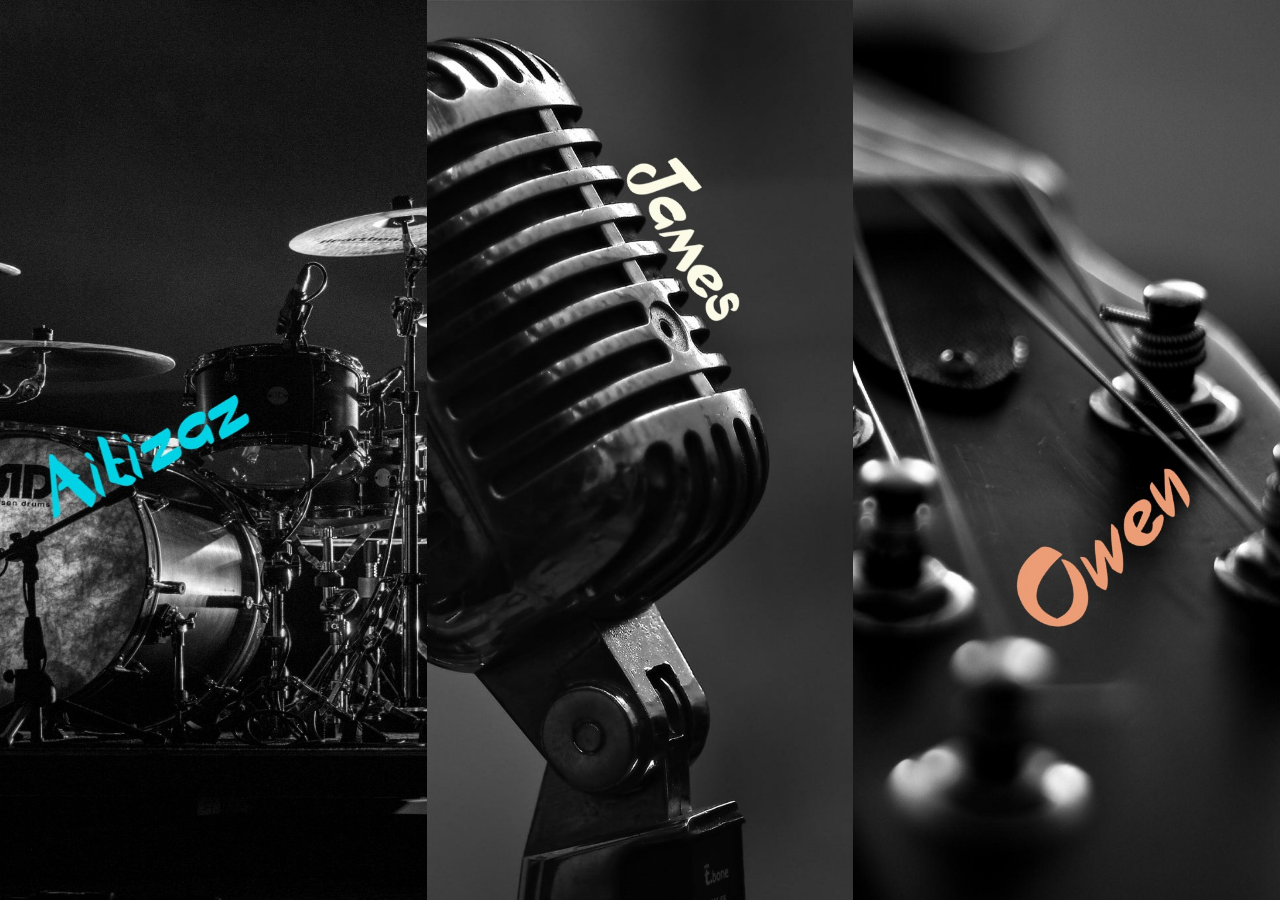
<file: index.html>
<!DOCTYPE html>
<html lang="en">

<head>
    <meta charset="UTF-8">
    <meta http-equiv="X-UA-Compatible" content="IE=edge">
    <meta name="viewport" content="width=device-width, initial-scale=1.0">
    <title>Manchester Boyband</title>
    <link rel="stylesheet" href="css/style.css">
    <meta name="description" content="Manchester Boyband big W">
</head>

<body>
    <div class="columns">
        <div class="column">
            <a href="pages/Aitizaz.html">
                <img src="img/Aitizazdrums.jpg" alt="Aitizaz's Page">
            </a>
        </div>
        <div class="column">
            <a href="pages/James.html">
                <img src="img/JamesMic.jpg" alt="James's Page">
            </a>
        </div>
        <div class="column">
            <a href="pages/Owen.html">
                <img src="img/Owenguitar.jpg" alt="Owen's Page">
            </a>
        </div>
    </div>
</body>

</html>
</file>
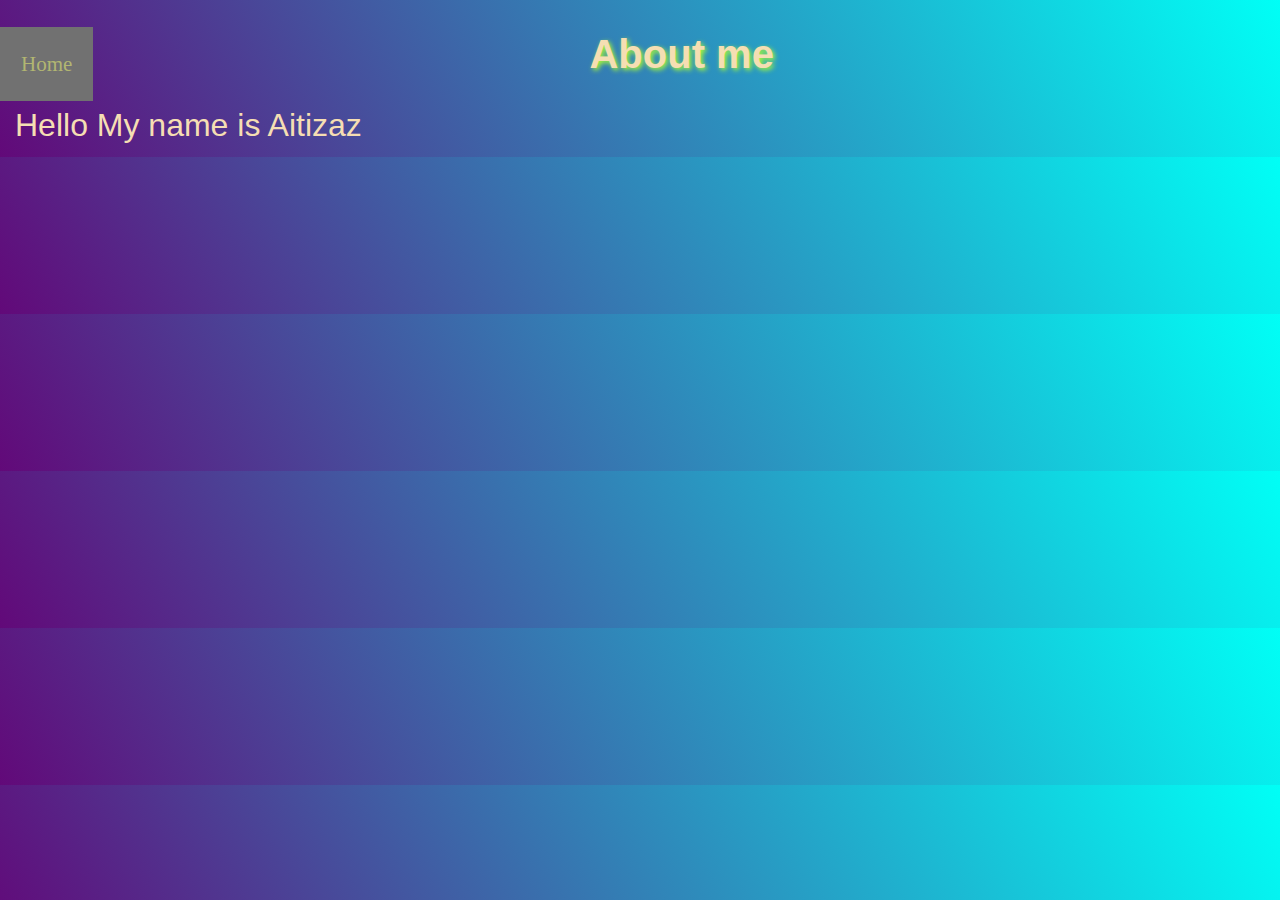
<file: Aitizaz.html>
<!DOCTYPE html>
<html lang="en">

<head>
  <meta charset="UTF-8">
  <meta http-equiv="X-UA-Compatible" content="IE=edge">
  <meta name="viewport" content="width=device-width, initial-scale=1.0">
  <title>Aitizaz Ansar The Drummer</title>
  <link rel="stylesheet" href="css/style.css">
  <link rel="stylesheet" href="css/Aitizaz_Style.css">
  <meta name="Everything that you need to know about Aitizaz is all here!!!" content="Manchester Boyband big W">
</head>

<!-- simple nav to bring you back to the homescreen -->

<body>

  <div class="topnav" id="myTopnav">
    <a href="index.html" class="active">Home</a>
  </div>

  <h1>About me</h1>
  <p>Hello My name is Aitizaz</p>







</body>

</html>
</file>
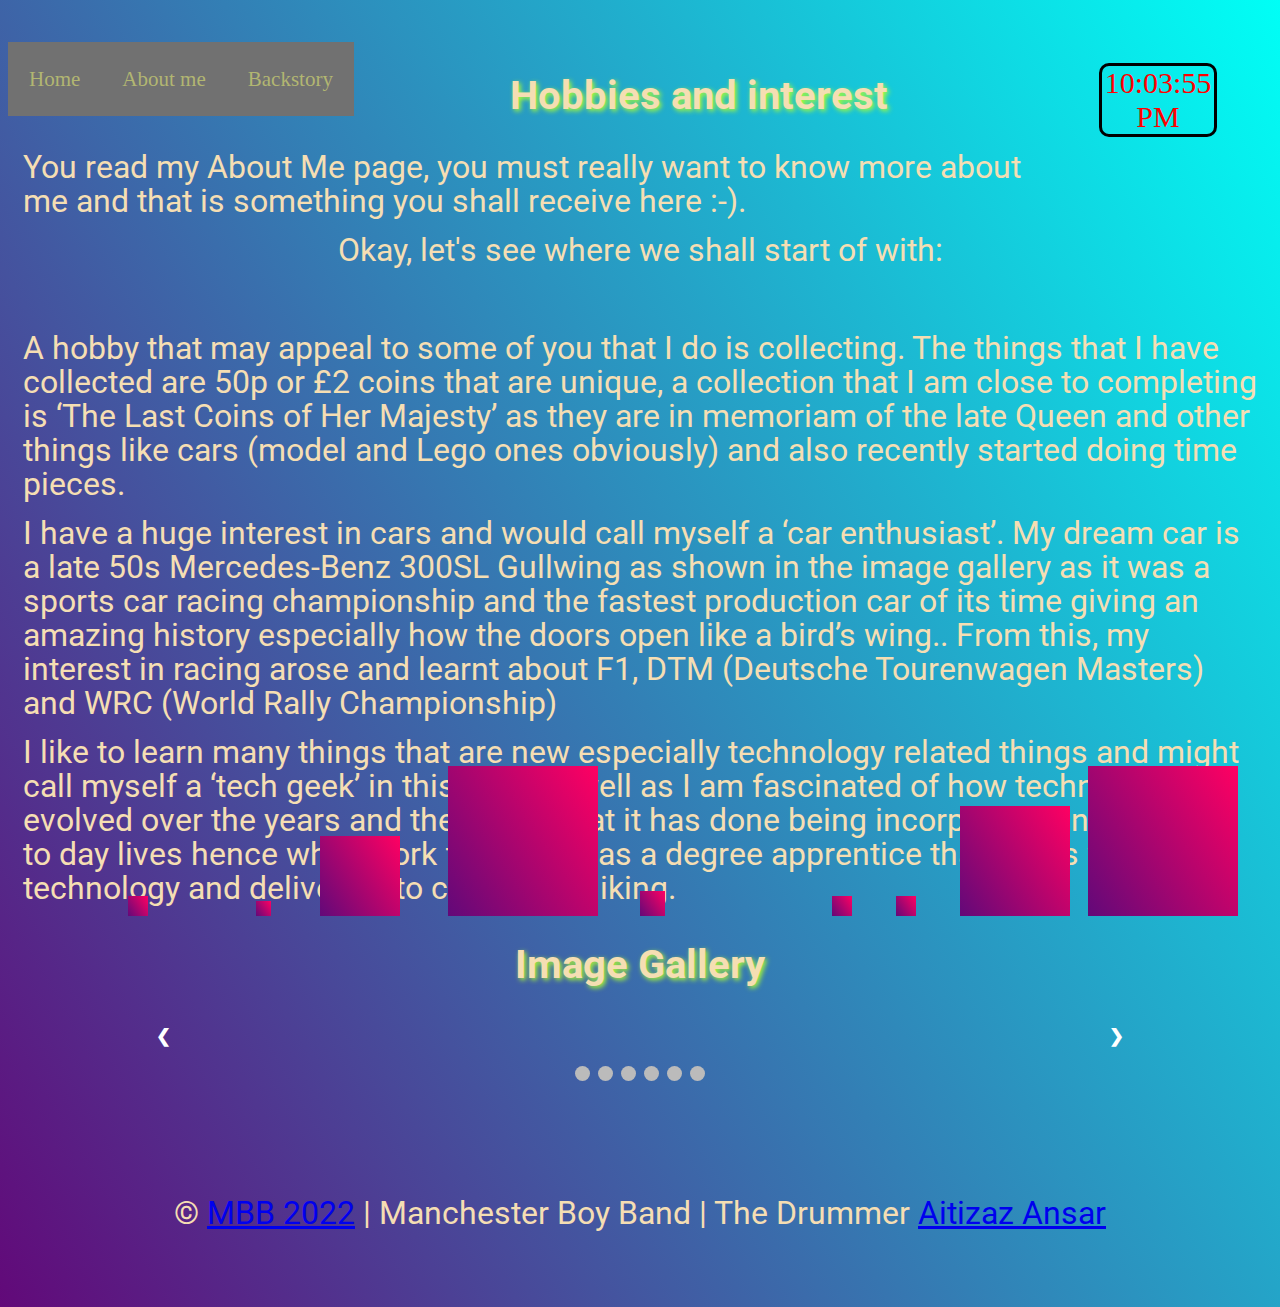
<file: pages/AitizazHobbies&Interest.html>
<!DOCTYPE html>
<html lang="en">

<head>
  <meta charset="UTF-8">
  <meta http-equiv="X-UA-Compatible" content="IE=edge">
  <meta name="viewport" content="width=device-width, initial-scale=1.0">
  <title>Aitizaz Ansar The Drummer</title>
  <link rel="stylesheet" href="../css/Aitizaz_Style.css">
  <meta name="Everything that you need to know about Aitizaz is all here!!!" content="Manchester Boyband big W">
  <link rel="preconnect" href="https://fonts.googleapis.com">
  <link rel="preconnect" href="https://fonts.gstatic.com" crossorigin>
  <link href="https://fonts.googleapis.com/css2?family=Roboto:ital,wght@0,400;0,700;1,400;1,700&display=swap"
    rel="stylesheet">

</head>

<!--Javascript that links to my image gallery-->
<script src="../js/Aitizaz_2script.js"></script>

<!--This is the script that links to my JavaScript-->

<div id="clock">12:10:45</div>

<script src="../js/Aitizaz_script.js"></script>

<style>
  #clock {
    font-size: 30px;
    color: red;
    width: 118px;
    margin: 55px;
    text-align: center;
    float: right;
    border: 3px solid black;
    border-radius: 10px;
  }
</style>


<!-- simple nav to bring you back to the homescreen -->

<body>
  <ul class="squares">
    <li></li>
    <li></li>
    <li></li>
    <li></li>
    <li></li>
    <li></li>
    <li></li>
    <li></li>
    <li></li>
    <li></li>
  </ul>

  <br>

  <div class="topnav" id="myTopnav">
    <a href="../index.html" class="active">Home</a>
    <a href="../pages/Aitizaz.html" class="active">About me</a>
    <a href="../pages/Backstory.html" class="active">Backstory</a>
  </div>

  <!-- Again a div is used to here to create a division between navigation and the main text so that they can be styled differently etc-->
  <div id="Hob&Int">
    <h1>Hobbies and interest</h1>
    <p>You read my About Me page, you must really want to know more about me and that is something you shall receive
      here :-).</p>
    <p class="mid">Okay, let's see where we shall start of with:</p>

    <br>

    <div>

      <p>A hobby that may appeal to some of you that I do is collecting. The things that I have collected are 50p or £2
        coins that are unique, a collection that I am close to completing is ‘The Last Coins of Her Majesty’ as they are
        in memoriam of the late Queen and other things like cars (model and Lego ones obviously) and also recently
        started doing time pieces.</p>

      <p>I have a huge interest in cars and would call myself a ‘car enthusiast’. My dream car is a late 50s
        Mercedes-Benz 300SL Gullwing as shown in the image gallery as it was a sports car racing championship and the
        fastest production car of its time giving an amazing history especially how the doors open like a bird’s wing..
        From this, my interest in racing arose and learnt about F1, DTM (Deutsche Tourenwagen Masters) and WRC (World
        Rally Championship)
      </p>

      <p>I like to learn many things that are new especially technology related things and might call myself a ‘tech
        geek’ in this area as well as I am fascinated of how technology has evolved over the years and the things that
        it has done being incorporated into our day to day lives hence why I work for Fujitsu as a degree apprentice
        that works with technology and delivers it to customers liking.</p>


    </div>





  </div>

  <h2>Image Gallery </h2>

  <div class="slideshow-container">

    <!-- Full-width images with number and caption text -->
    <div class="mySlides fade">
      <div class="numbertext">1 / 6</div>
      <img src="../img/Aitizaz_300SLpic.jpg" style="width:100%">
      <div class="text">Mercedes Benz 300SL</div>
    </div>

    <div class="mySlides fade">
      <div class="numbertext">2 / 6</div>
      <img src="../img/Aitizaz_Batmobile.jpeg" style="width:100%">
      <div class="text">Lego Batmobile with Batman on top</div>
    </div>

    <div class="mySlides fade">
      <div class="numbertext">3 / 6</div>
      <img src="../img/Aitizaz_SennaGTR.jpeg" style="width:100%">
      <div class="text">Lego Mclaren Senna GTR Angle 1</div>
    </div>

    <div class="mySlides fade">
      <div class="numbertext">4 / 6</div>
      <img src="../img/SennaAitizaz.jpeg" style="width:100%">
      <div class="text">Lego Mclaren Senna GTR Angle 2</div>
    </div>

    <div class="mySlides fade">
      <div class="numbertext">5 / 6</div>
      <img src="../img/Aitizaz50pCollection.jpeg" style="width:100%">
      <div class="text">One of my 50p Collection of the late Queen</div>
    </div>

    <div class="mySlides fade">
      <div class="numbertext">6 / 6</div>
      <img src="../img/AitizazQueenLizzyCoins.jpeg" style="width:100%">
      <div class="text">Inside of the box of the 50p Collection</div>
    </div>

    <!-- Next and previous buttons -->
    <a class="prev" onclick="plusSlides(-1)">&#10094;</a>
    <a class="next" onclick="plusSlides(1)">&#10095;</a>
  </div>
  <br>

  <!-- The dots/circles -->
  <div style="text-align:center">
    <span class="dot" onclick="currentSlide(1)"></span>
    <span class="dot" onclick="currentSlide(2)"></span>
    <span class="dot" onclick="currentSlide(3)"></span>
    <span class="dot" onclick="currentSlide(4)"></span>
    <span class="dot" onclick="currentSlide(5)"></span>
    <span class="dot" onclick="currentSlide(6)"></span>
  </div>


  <br>


  <footer>
    <p>
      &copy; <a href="../index.html" title="MBB">MBB 2022</a> | Manchester Boy Band | The Drummer <a
        href="mailto:aitizaz.ansar@fujitsu.com">Aitizaz Ansar</a>
    </p>
  </footer>





</body>

</html>
</file>
<file: css/style.css>
body {
    margin: 0;
    padding: 0;
    overflow: hidden;

}

.columns {
    display: flex;
    flex-direction: row;
    flex-wrap: nowrap;
    width: 100%;
    height: 100vh;
}

.column {
    flex: 1;
    padding: 0px;
}

img {
    width: 100%;
    height: 100%;
    object-fit: cover;
    transition: transform 0.2s ease-in-out;
    cursor: pointer;
    position: relative;
}

img:hover {
    transform: scale(1.1, 1);
}
</file>
<file: css/Aitizaz_Style.css>
/* Below the topnav styles the navigation bar to make it transform/animate to make it bigger like an effect and other styling*/

.topnav a {
  float: left;
  display: block;
  color: rgb(178, 182, 113);
  text-align: center;
  padding: 20px 21px;
  text-decoration: none;
  font-size: 21px;
  transition: transform 0.3s ease-in-out;
  position: relative;
}

/*When mouse hovers over the pages link it creates the effect and styles it to make it fit with the background so it does not look bulky*/

.topnav a:hover {
  background-color: (60deg, rgba(98, 9, 121, 1) 0%, rgba(0, 255, 246, 1) 100%);
  color: white;
  transform: scale(1.2, 1);
}

p {
  font-family: 'Roboto', sans-serif;
  font-size: 2rem;
  margin: 15px;
  max-width: 125ch;
}

/*This is where the background has a colour that fades from purple to light blueish */

body {
  background: linear-gradient(60deg, rgba(98, 9, 121, 1) 0%, rgba(0, 255, 246, 1) 100%);
  color: wheat;
  line-height: 9mm;
}

#AboutMe {
  position: inherit;
  padding-top: 5.5vh;
  text-align: center;
}

h1 {
  font-family: 'Roboto', sans-serif;
  text-align: center;
  justify-content: left;
  font-size: 40px;
  padding: 10px;
  text-shadow: 2px 1.5px 5px greenyellow;
}

h2 {
  font-family: 'Roboto', sans-serif;
  text-align: center;
  justify-content: left;
  font-size: 40px;
  padding: 10px;
  text-shadow: 2px 1.5px 5px greenyellow;
}


#strongs {
  color: red;
}

/*This makes the image to stay on the left hand side of the page to make sure that text does not appear on the picture*/
.resize {
  width: 280px;
  height: 430px;
  padding: 10px;
  float: left;
}

.mid {
  text-align: center;
}

footer {
  padding: 6vh;
  text-align: center;
}

footer:link{
  color:red;
}

footer:visited{
  color:aqua;
}

footer:active{
  color:wheat;
}


/* Below is the section where my animation for the background starts*/

.squares {
  position: absolute;
  top: 0;
  left: 0;
  width: 100%;
  height: 100%;
  overflow: hidden;
}

/* This sets out the main colour for the next couple li tags which will be shaped to square like shape*/

.squares li {
  position: absolute;
  display: block;
  list-style: none;
  width: 20px;
  height: 20px;
  background: linear-gradient(56deg, rgba(98, 9, 121, 1) 0%, rgb(255, 0, 98) 100%);
  animation: animate 25s linear infinite;
  bottom: 0;
}

/*This styles for each and different li tag node in total 16 of them*/
.squares li:nth-child(1) {
  left: 25%;
  width: 80px;
  height: 80px;
  animation-delay: 0s;
}


.squares li:nth-child(2) {
  left: 10%;
  width: 20px;
  height: 20px;
  animation-delay: 2s;
  animation-duration: 12s;
}

.squares li:nth-child(3) {
  left: 70%;
  width: 20px;
  height: 20px;
  animation-delay: 4s;
}

.squares li:nth-child(4) {
  left: 40%;
  width: 60px;
  height: 60px;
  animation-delay: 0s;
  animation-duration: 18s;
}

.squares li:nth-child(5) {
  left: 65%;
  width: 20px;
  height: 20px;
  animation-delay: 0s;
}

.squares li:nth-child(6) {
  left: 75%;
  width: 110px;
  height: 110px;
  animation-delay: 3s;
}

.squares li:nth-child(7) {
  left: 35%;
  width: 150px;
  height: 150px;
  animation-delay: 5s;
}

.squares li:nth-child(8) {
  left: 50%;
  width: 25px;
  height: 25px;
  animation-delay: 5s;
  animation-duration: 45s;
}

.squares li:nth-child(9) {
  left: 20%;
  width: 15px;
  height: 15px;
  animation-delay: 2s;
  animation-duration: 35s;
}

.squares li:nth-child(10) {
  left: 85%;
  width: 150px;
  height: 150px;
  animation-delay: 0s;
  animation-duration: 11s;
}

.squares li:nth-child(11) {
  left: 20%;
  width: 15px;
  height: 15px;
  animation-delay: 2s;
  animation-duration: 35s;

}

.squares li:nth-child(12) {
  left: 50%;
  width: 25px;
  height: 25px;
  animation-delay: 5s;
  animation-duration: 45s;
}

.squares li:nth-child(13) {
  left: 35%;
  width: 150px;
  height: 150px;
  animation-delay: 8s;
}

.squares li:nth-child(14) {
  left: 50%;
  width: 25px;
  height: 25px;
  animation-delay: 8s;
  animation-duration: 45s;
}

.squares li:nth-child(15) {
  left: 40%;
  width: 60px;
  height: 60px;
  animation-delay: 0s;
  animation-duration: 15s;
}

.squares li:nth-child(16) {
  left: 25%;
  width: 80px;
  height: 80px;
  animation-delay: 0s;
}

/*This defines the start and end of the transformation and to ensure that they are a smooth transition between each style of the li tags*/
@keyframes animate {

  0% {
    transform: translateY(0) rotate(0deg);
    opacity: 0.9;
    border-radius: 0;
  }

  100% {
    transform: translateY(-1000px) rotate(720deg);
    opacity: 0;
    border-radius: 50%;
  }

}



* {box-sizing:border-box}

/* Slideshow container */
.slideshow-container {
  max-width: 1000px;
  position: relative;
  margin: auto;
}

/* Hide the images by default */
.mySlides {
  display: none;
}

/* Next & previous buttons */
.prev, .next {
  cursor: pointer;
  position: absolute;
  top: 50%;
  width: auto;
  margin-top: -22px;
  padding: 16px;
  color: white;
  font-weight: bold;
  font-size: 18px;
  transition: 0.6s ease;
  border-radius: 0 3px 3px 0;
  user-select: none;
}

/* Position the "next button" to the right */
.next {
  right: 0;
  border-radius: 3px 0 0 3px;
}

/* On hover, add a black background color with a little bit see-through */
.prev:hover, .next:hover {
  background-color: rgba(0,0,0,0.8);
}

/* Caption text */
.text {
  color:rgba(0, 255, 246, 1);
  font-size: 25px;
  font-weight: bold;
  padding: 8px 12px;
  position: absolute;
  bottom: 8px;
  width: 100%;
  text-align: center;
}

/* Number text (1/6 etc) */
.numbertext {
  color: rebeccapurple;
  font-size: 22px;
  font-weight: bolder;
  padding: 8px 12px;
  position: absolute;
  top: 0;
}

/* The dots/bullets/indicators */
.dot {
  cursor: pointer;
  height: 15px;
  width: 15px;
  margin: 0 2px;
  background-color: #bbb;
  border-radius: 50%;
  display: inline-block;
  transition: background-color 0.6s ease;
}

.active, .dot:hover {
  background-color: #717171;
}

/* Fading animation */
.fade {
  animation-name: fade;
  animation-duration: 1.5s;
}

@keyframes fade {
  from {opacity: .4}
  to {opacity: 1}
}

.Logo{
  display: block;
  margin-left: auto;
  margin-right: auto;
  width: 30%;
}
</file>
